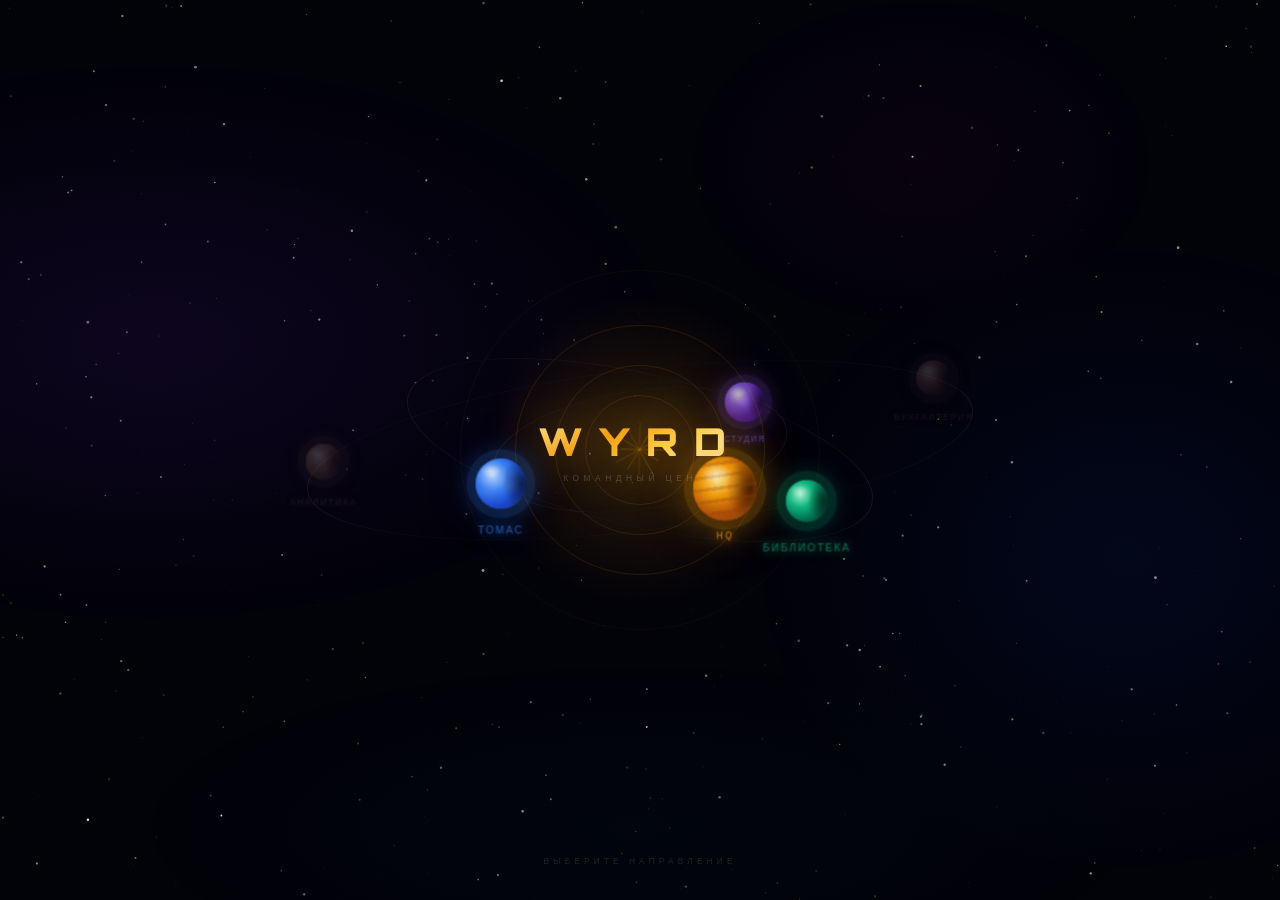
<file: app/static/index.html>
<!DOCTYPE html>
<html lang="ru">
<head>
<meta charset="UTF-8">
<meta name="viewport" content="width=device-width, initial-scale=1.0">
<title>WYRD</title>
<link href="https://fonts.googleapis.com/css2?family=Orbitron:wght@400;700;900&family=Space+Grotesk:wght@300;400;500&display=swap" rel="stylesheet">
<style>
*,*::before,*::after{box-sizing:border-box;margin:0;padding:0}
body{background:#020209;overflow:hidden;height:100vh;width:100vw;font-family:'Space Grotesk',sans-serif}

/* ── КАНВАС ── */
#cv{position:fixed;inset:0;z-index:0;pointer-events:none}

/* ── НЕБУЛА ── */
.neb{position:fixed;inset:0;z-index:1;pointer-events:none;
  background:
    radial-gradient(ellipse 65% 50% at 12% 38%, rgba(76,29,149,.16) 0,transparent 62%),
    radial-gradient(ellipse 50% 60% at 88% 62%, rgba(15,50,160,.12) 0,transparent 58%),
    radial-gradient(ellipse 75% 35% at 50% 92%, rgba(4,55,44,.09) 0,transparent 52%),
    radial-gradient(ellipse 38% 38% at 72% 18%, rgba(110,18,70,.08) 0,transparent 48%)}

/* ── СЦЕНА ── */
.scene{position:relative;z-index:2;display:flex;align-items:center;justify-content:center;height:100vh;width:100vw}
#solar{position:relative;width:800px;height:800px}

/* ── ОВЕРЛЕЙ ПЕРЕХОДА ── */
#ov{position:fixed;inset:0;z-index:200;opacity:0;pointer-events:none;transition:opacity .55s ease;
  background:radial-gradient(circle at 50% 50%, #f59e0b 0%, #020209 70%)}
#ov.on{opacity:1;pointer-events:all}

/* ── ЦЕНТР — СОЛНЦЕ ── */
.sun{position:absolute;top:50%;left:50%;transform:translate(-50%,-50%);z-index:50;text-align:center;pointer-events:none;user-select:none}
.flares{position:absolute;top:50%;left:50%;transform:translate(-50%,-50%);width:1px;height:1px;z-index:45;pointer-events:none}
.flare{position:absolute;transform-origin:0 0;width:1px;border-radius:2px;
  background:linear-gradient(to top, rgba(245,158,11,.0), rgba(245,158,11,.4));
  animation:flare-anim 3s ease-in-out infinite}
@keyframes flare-anim{0%,100%{opacity:.3;height:40px}50%{opacity:.7;height:65px}}

.corona-rings{position:absolute;top:50%;left:50%;transform:translate(-50%,-50%);z-index:44;pointer-events:none}
.cr{position:absolute;border-radius:50%;top:50%;left:50%;transform:translate(-50%,-50%);border:1px solid rgba(245,158,11,.12)}
.cr1{width:110px;height:110px;animation:cr-pulse 2.8s ease-in-out infinite}
.cr2{width:170px;height:170px;animation:cr-pulse 2.8s ease-in-out infinite .7s}
.cr3{width:250px;height:250px;animation:cr-pulse 2.8s ease-in-out infinite 1.4s}
.cr4{width:360px;height:360px;border-color:rgba(245,158,11,.05);animation:cr-pulse 2.8s ease-in-out infinite 2s}
@keyframes cr-pulse{0%,100%{opacity:.5;transform:translate(-50%,-50%) scale(1)}50%{opacity:1;transform:translate(-50%,-50%) scale(1.06)}}

.sun-core{position:relative;z-index:1}
.sun-glow-bg{position:absolute;top:50%;left:50%;transform:translate(-50%,-50%);
  width:320px;height:320px;border-radius:50%;pointer-events:none;z-index:43;
  background:radial-gradient(circle, rgba(245,158,11,.2) 0%, rgba(245,158,11,.07) 40%, transparent 70%);
  animation:sg 3s ease-in-out infinite}
@keyframes sg{0%,100%{transform:translate(-50%,-50%) scale(1)}50%{transform:translate(-50%,-50%) scale(1.12)}}

.wt{font-family:'Orbitron',monospace;font-size:2.4rem;font-weight:900;letter-spacing:.42em;
  background:linear-gradient(150deg,#fde68a 0%,#f59e0b 35%,#fcd34d 65%,#fffbeb 100%);
  -webkit-background-clip:text;-webkit-text-fill-color:transparent;background-clip:text;
  filter:drop-shadow(0 0 28px rgba(245,158,11,.75));
  animation:wt-glow 3.5s ease-in-out infinite}
@keyframes wt-glow{0%,100%{filter:drop-shadow(0 0 22px rgba(245,158,11,.55))}50%{filter:drop-shadow(0 0 45px rgba(245,158,11,.95)) drop-shadow(0 0 90px rgba(245,158,11,.3))}}
.ws{font-size:.52rem;letter-spacing:.55em;color:rgba(255,255,255,.2);margin-top:8px;font-weight:300}

/* ── ПЛАНЕТЫ ── */
.pw{position:absolute;top:50%;left:50%;width:0;height:0}
.pd{position:absolute;border-radius:50%;transform:translate(-50%,-50%);cursor:pointer;
  transition:transform .22s cubic-bezier(.34,1.56,.64,1),filter .22s ease;
  overflow:visible}
.pd.act:hover{transform:translate(-50%,-50%) scale(1.4)!important}
.pd.act:hover .pring{opacity:1!important}
.pd.dead{cursor:default;opacity:.22!important;filter:grayscale(.7)!important}
.pd.dead:hover{transform:translate(-50%,-50%) scale(1)!important}

/* Кольцо-пульс */
.pring{position:absolute;border-radius:50%;top:50%;left:50%;transform:translate(-50%,-50%);
  pointer-events:none;border:1.5px solid var(--pc);opacity:0;
  animation:pr-pulse 2.2s ease-out infinite}
@keyframes pr-pulse{0%{opacity:.7;transform:translate(-50%,-50%) scale(1)}100%{opacity:0;transform:translate(-50%,-50%) scale(2.5)}}

/* Атмосфера */
.patm{position:absolute;border-radius:50%;top:50%;left:50%;transform:translate(-50%,-50%);
  pointer-events:none}

/* Кольца Сатурна */
.srings{position:absolute;top:50%;left:50%;transform:translate(-50%,-50%);pointer-events:none;z-index:0}
.sring{position:absolute;border-radius:50%;top:50%;left:50%;transform:translate(-50%,-50%)}

/* Имя планеты */
.pname{position:absolute;top:calc(50% + 36px);left:50%;transform:translateX(-50%);
  white-space:nowrap;font-size:.58rem;font-weight:500;letter-spacing:.18em;
  color:rgba(255,255,255,.45);pointer-events:none;text-shadow:0 0 12px var(--pc)}
.pd.dead .pname{color:rgba(255,255,255,.15)}

/* Карточка при наведении */
.pcard{position:absolute;bottom:calc(50% + 42px);left:50%;transform:translateX(-50%) translateY(8px);
  width:175px;
  background:rgba(6,6,20,.88);border:1px solid rgba(255,255,255,.1);border-radius:14px;
  padding:14px 16px;backdrop-filter:blur(20px);
  pointer-events:none;opacity:0;
  transition:opacity .2s ease,transform .2s ease;z-index:100}
.pd.act:hover .pcard{opacity:1;transform:translateX(-50%) translateY(0)}
.pc-name{font-family:'Orbitron',monospace;font-size:.72rem;font-weight:700;letter-spacing:.18em;margin-bottom:3px}
.pc-sub{font-size:.58rem;opacity:.45;letter-spacing:.1em;margin-bottom:8px}
.pc-desc{font-size:.57rem;color:rgba(255,255,255,.3);margin-bottom:10px;line-height:1.5}
.pc-status{font-size:.58rem;display:flex;align-items:center;gap:6px;margin-bottom:10px}
.pc-dot{width:5px;height:5px;border-radius:50%}
.pc-enter{font-size:.6rem;letter-spacing:.2em;text-align:right}
.pc-soon{font-size:.55rem;letter-spacing:.2em;opacity:.3;text-align:center}

/* ── ПОДСКАЗКА ── */
.hint{position:fixed;bottom:34px;left:50%;transform:translateX(-50%);z-index:10;
  font-size:.52rem;letter-spacing:.5em;color:rgba(255,255,255,.12);
  animation:hi 4s ease-in-out infinite}
@keyframes hi{0%,100%{opacity:.4}50%{opacity:1}}
</style>
</head>
<body>
<canvas id="cv"></canvas>
<div class="neb"></div>
<div id="ov"></div>

<div class="scene">
<div id="solar">
  <!-- Фоновое сияние солнца -->
  <div class="sun-glow-bg"></div>
  <!-- Короны -->
  <div class="corona-rings"><div class="cr cr1"></div><div class="cr cr2"></div><div class="cr cr3"></div><div class="cr cr4"></div></div>
  <!-- Солнечные вспышки -->
  <div class="flares" id="flares"></div>
  <!-- Центральный текст -->
  <div class="sun"><div class="sun-core"><div class="wt">WYRD</div><div class="ws">КОМАНДНЫЙ ЦЕНТР</div></div></div>
</div>
</div>

<div class="hint">ВЫБЕРИТЕ НАПРАВЛЕНИЕ</div>

<script>
/* ── ДАННЫЕ ── */
const OP = [
  {r:148, sy:.40, rot:-8},
  {r:238, sy:.32, rot:13},
  {r:335, sy:.24, rot:-7},
];

const P = [
  {
    id:'hq', name:'HQ', sub:'Штаб управления',
    desc:'PostgreSQL · Redis · Qdrant · FastAPI',
    size:58, oi:0, spd:26, a0:40, url:'/hq', act:true,
    col:'#f59e0b',
    bg:`radial-gradient(ellipse 24% 16% at 36% 27%, rgba(255,255,255,.48) 0,transparent 100%),
        repeating-linear-gradient(172deg,transparent 0,transparent 8px,rgba(146,64,14,.28) 8px,rgba(146,64,14,.28) 11px),
        radial-gradient(ellipse 20% 60% at 65% 40%, rgba(253,186,116,.15) 0,transparent 60%),
        radial-gradient(ellipse 68% 100% at 88% 50%, rgba(0,0,0,.58) 0,transparent 52%),
        radial-gradient(circle at 38% 36%, #fde68a 0%,#f59e0b 28%,#b45309 60%,#78350f 100%)`,
    rings:false,
  },
  {
    id:'thomas', name:'ТОМАС', sub:'Страж мира',
    desc:'Telegram · Веб-чат · Семант. память',
    size:46, oi:1, spd:44, a0:112, url:'/thomas', act:true,
    col:'#3b82f6',
    bg:`radial-gradient(ellipse 20% 13% at 31% 25%, rgba(255,255,255,.52) 0,transparent 100%),
        radial-gradient(ellipse 42% 22% at 58% 52%, rgba(255,255,255,.07) 0,transparent 100%),
        radial-gradient(ellipse 30% 16% at 22% 68%, rgba(255,255,255,.05) 0,transparent 100%),
        radial-gradient(ellipse 15% 10% at 74% 30%, rgba(255,255,255,.04) 0,transparent 100%),
        radial-gradient(ellipse 72% 100% at 90% 50%, rgba(0,0,0,.62) 0,transparent 52%),
        radial-gradient(circle at 33% 33%, #bfdbfe 0%,#3b82f6 32%,#1d4ed8 62%,#172554 100%)`,
    rings:false,
  },
  {
    id:'studio', name:'СТУДИЯ', sub:'Контент-машина',
    desc:'Боря · Видео · Пайплайны · kie.ai',
    size:46, oi:1, spd:44, a0:282, url:'/studio', act:true,
    col:'#8b5cf6',
    bg:`radial-gradient(ellipse 22% 14% at 34% 26%, rgba(255,255,255,.44) 0,transparent 100%),
        radial-gradient(ellipse 60% 60% at 50% 50%, rgba(91,33,182,.2) 0,transparent 70%),
        radial-gradient(ellipse 68% 100% at 90% 50%, rgba(0,0,0,.6) 0,transparent 52%),
        radial-gradient(circle at 34% 34%, #ede9fe 0%,#8b5cf6 28%,#5b21b6 58%,#2e1065 100%)`,
    rings:true,
  },
  {
    id:'library', name:'БИБЛИОТЕКА', sub:'Знания мира',
    desc:'RAG · Векторная база · Справочник',
    size:38, oi:2, spd:70, a0:55, url:'http://at23vp1rnqm4koa2ufqvlm0d.147.45.212.155.sslip.io/static/library.html', act:true,
    col:'#10b981',
    bg:`radial-gradient(ellipse 22% 14% at 33% 27%, rgba(255,255,255,.38) 0,transparent 100%),
        radial-gradient(ellipse 68% 100% at 88% 50%, rgba(0,0,0,.62) 0,transparent 52%),
        radial-gradient(circle at 35% 35%, #a7f3d0 0%,#10b981 32%,#047857 62%,#022c22 100%)`,
    rings:false,
  },
  {
    id:'analytics', name:'АНАЛИТИКА', sub:'Данные и паттерны',
    desc:'Метрики · Отчёты · Паттерны',
    size:38, oi:2, spd:70, a0:193, url:null, act:false,
    col:'#f97316',
    bg:`radial-gradient(ellipse 22% 14% at 33% 27%, rgba(255,255,255,.35) 0,transparent 100%),
        radial-gradient(ellipse 68% 100% at 88% 50%, rgba(0,0,0,.62) 0,transparent 52%),
        radial-gradient(circle at 35% 35%, #fed7aa 0%,#f97316 32%,#c2410c 62%,#431407 100%)`,
    rings:false,
  },
  {
    id:'finance', name:'БУХГАЛТЕРИЯ', sub:'Финансы',
    desc:'Расходы · Доходы · Бюджеты',
    size:38, oi:2, spd:70, a0:327, url:null, act:false,
    col:'#ef4444',
    bg:`radial-gradient(ellipse 22% 14% at 33% 27%, rgba(255,255,255,.3) 0,transparent 100%),
        radial-gradient(ellipse 68% 100% at 88% 50%, rgba(0,0,0,.65) 0,transparent 52%),
        radial-gradient(circle at 35% 35%, #fca5a5 0%,#ef4444 32%,#991b1b 62%,#3b0000 100%)`,
    rings:false,
  },
];

/* ── CANVAS — ЗВЁЗДЫ + ОРБИТЫ ── */
const cv = document.getElementById('cv');
const ctx2 = cv.getContext('2d');
let stars = [], W, H, CX, CY;

function resize() {
  W = cv.width  = innerWidth;
  H = cv.height = innerHeight;
  CX = W/2; CY = H/2;
  buildStars();
}

function buildStars() {
  stars = [];
  const n = Math.floor(W * H / 2400);
  for (let i = 0; i < n; i++) {
    const bright = Math.random() > 0.93;
    stars.push({
      x: Math.random()*W, y: Math.random()*H,
      r: bright ? Math.random()*.9+.6 : Math.random()*1.1+.15,
      a: bright ? Math.random()*.6+.3 : Math.random()*.5+.08,
      twinkle: Math.random() > .78,
      ph: Math.random()*Math.PI*2,
      sp: Math.random()*.6+.25,
    });
  }
}

function drawFrame(t) {
  ctx2.clearRect(0, 0, W, H);

  /* Звёзды */
  stars.forEach(s => {
    const a = s.twinkle ? s.a*(0.5+0.5*Math.sin(t*s.sp+s.ph)) : s.a;
    ctx2.beginPath();
    ctx2.arc(s.x, s.y, s.r, 0, Math.PI*2);
    ctx2.fillStyle = `rgba(255,255,255,${a})`;
    ctx2.fill();
  });

  /* Орбиты — наклонные эллипсы */
  const offsetX = (innerWidth - 800) / 2;
  const offsetY = (innerHeight - 800) / 2;
  const scx = offsetX + 400;
  const scy = offsetY + 400;

  OP.forEach(op => {
    ctx2.save();
    ctx2.translate(scx, scy);
    ctx2.rotate(op.rot * Math.PI / 180);
    ctx2.scale(1, op.sy);
    ctx2.beginPath();
    ctx2.arc(0, 0, op.r, 0, Math.PI*2);
    ctx2.strokeStyle = 'rgba(255,255,255,.065)';
    ctx2.lineWidth = 1;
    ctx2.stroke();
    ctx2.restore();
  });

  requestAnimationFrame(drawFrame);
}

window.addEventListener('resize', resize);
resize();
requestAnimationFrame(drawFrame);

/* ── ВСПЫШКИ СОЛНЦА ── */
const flc = document.getElementById('flares');
for (let i = 0; i < 12; i++) {
  const f = document.createElement('div');
  f.className = 'flare';
  const ang = i * 30;
  const h   = 35 + Math.random()*30;
  f.style.cssText = `
    transform: rotate(${ang}deg) translateY(-${h/2}px);
    height: ${h}px;
    animation-delay: ${Math.random()*3}s;
    animation-duration: ${2.5+Math.random()*2}s;
    opacity: ${.2+Math.random()*.4};
  `;
  flc.appendChild(f);
}

/* ── СТРОИМ ПЛАНЕТЫ ── */
const solar = document.getElementById('solar');
const ov    = document.getElementById('ov');

P.forEach(p => {
  const wrap = document.createElement('div');
  wrap.className = 'pw';
  wrap.style.cssText = `--pc:${p.col}`;

  /* Кольца Сатурна (за планетой) */
  if (p.rings) {
    const sb = document.createElement('div');
    sb.className = 'srings';
    const rs = [
      {w:200,h:14,op:.18,blur:2},
      {w:175,h:10,op:.28,blur:1},
      {w:152,h:7, op:.22,blur:1},
    ];
    rs.forEach(r => {
      const ring = document.createElement('div');
      ring.className = 'sring';
      ring.style.cssText = `
        width:${r.w}%;height:${r.h}px;
        border:${r.h/2}px solid ${p.col};
        opacity:${r.op};
        filter:blur(${r.blur}px);
        margin-left:-${r.w/2}%;
      `;
      sb.appendChild(ring);
    });
    wrap.appendChild(sb);
  }

  /* Тело планеты */
  const dot = document.createElement('div');
  dot.className = 'pd' + (p.act ? ' act' : ' dead');
  dot.style.cssText = `
    width:${p.size}px;height:${p.size}px;
    background:${p.bg};
    box-shadow:
      0 0 ${p.size*.6}px ${p.col}88,
      0 0 ${p.size*1.5}px ${p.col}33,
      0 0 ${p.size*3}px ${p.col}11;
  `;

  /* Атмосфера */
  const atm = document.createElement('div');
  atm.className = 'patm';
  atm.style.cssText = `
    width:${p.size+16}px;height:${p.size+16}px;
    background:radial-gradient(circle, transparent 45%, ${p.col}22 70%, transparent 85%);
  `;
  dot.appendChild(atm);

  /* Кольцо-пульс */
  const pr = document.createElement('div');
  pr.className = 'pring';
  pr.style.cssText = `width:${p.size}px;height:${p.size}px;`;
  dot.appendChild(pr);

  /* Имя */
  const nm = document.createElement('div');
  nm.className = 'pname';
  nm.style.color = p.col + 'aa';
  nm.textContent = p.name;
  dot.appendChild(nm);

  /* Карточка */
  const card = document.createElement('div');
  card.className = 'pcard';
  card.style.borderColor = p.col + '44';
  card.innerHTML = `
    <div class="pc-name" style="color:${p.col}">${p.name}</div>
    <div class="pc-sub">${p.sub}</div>
    <div class="pc-desc">${p.desc}</div>
    <div class="pc-status">
      <span class="pc-dot" style="background:${p.act?'#10b981':'#333'};box-shadow:${p.act?'0 0 5px #10b981':'none'}"></span>
      <span style="color:${p.act?'#10b981':'#444'}">${p.act?'АКТИВНА':'СТРОИТСЯ'}</span>
    </div>
    ${p.act
      ? `<div class="pc-enter" style="color:${p.col}">ВОЙТИ →</div>`
      : `<div class="pc-soon">СКОРО</div>`}
  `;
  dot.appendChild(card);

  if (p.act && p.url) {
    dot.addEventListener('click', () => {
      ov.style.background = `radial-gradient(circle at 50% 50%, ${p.col} 0%, #020209 70%)`;
      ov.classList.add('on');
      setTimeout(() => { location.href = p.url; }, 520);
    });
  }

  wrap.appendChild(dot);
  solar.appendChild(wrap);
  p.el = wrap;
  p.dot = dot;
});

/* ── АНИМАЦИЯ ОРБИТ ── */
const t0 = performance.now();
const DEG = Math.PI/180;

(function frame(now) {
  const el = (now - t0) * 0.001;

  /* Смещение сцены относительно окна */
  const offsetX = (innerWidth  - 800) / 2;
  const offsetY = (innerHeight - 800) / 2;
  const CX2 = -offsetX + 400;  /* from solar div's own center */
  const CY2 = -offsetY + 400;
  /* Проще: оффсеты уже учтены тем, что solar центрирован в .scene */
  /* Просто считаем от 0,0 (center = 0,0) */

  P.forEach(p => {
    if (!p.el) return;
    const op = OP[p.oi];
    const theta = p.a0*DEG + el*(Math.PI*2/p.spd);
    const rotRad = op.rot * DEG;

    /* Позиция на наклонном эллипсе */
    const ex = op.r * Math.cos(theta);
    const ey = op.r * op.sy * Math.sin(theta);

    /* Поворот эллипса */
    const x = ex*Math.cos(rotRad) - ey*Math.sin(rotRad);
    const y = ex*Math.sin(rotRad) + ey*Math.cos(rotRad);

    /* Глубина: -1 за экватором, +1 спереди */
    const depth = Math.sin(theta);

    /* Размер и прозрачность по глубине */
    const sc = 1 + 0.13*depth;
    const zi = Math.round(50 + 40*depth);
    const op2 = p.act ? (0.88 + 0.12*depth) : 0.22;

    p.el.style.transform = `translate(${x}px,${y}px)`;
    p.dot.style.transform = `translate(-50%,-50%) scale(${sc})`;
    p.el.style.zIndex = zi;
    p.dot.style.opacity = op2;
  });

  requestAnimationFrame(frame);
})(t0);
</script>
</body>
</html>
</file>
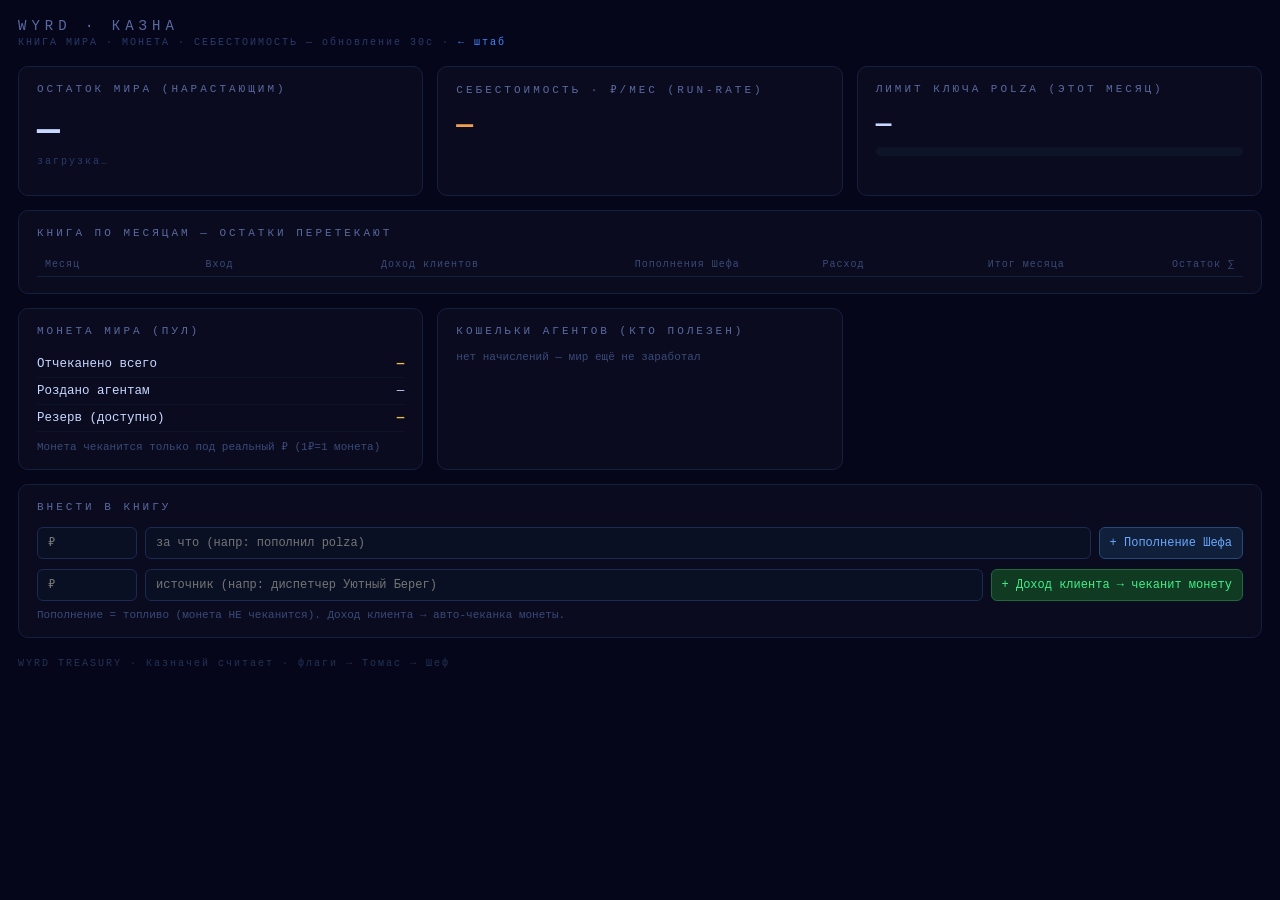
<file: app/static/kazna.html>
<!DOCTYPE html>
<html lang="ru">
<head>
<meta charset="utf-8">
<meta name="viewport" content="width=device-width, initial-scale=1">
<title>WYRD · КАЗНА</title>
<style>
* { margin:0; padding:0; box-sizing:border-box; }
body { background:#06061a; color:#c8d8ff; font-family:'Courier New',monospace; padding:18px; }
a { color:#4488ff; text-decoration:none; }
h1 { font-size:14px; letter-spacing:5px; color:#5a6aa0; font-weight:normal; }
.sub { font-size:10px; letter-spacing:2px; color:#2a3a6a; margin-top:3px; }
.grid { display:grid; grid-template-columns:repeat(auto-fit,minmax(330px,1fr)); gap:14px; margin-top:18px; }
.card { background:rgba(12,14,34,.7); border:1px solid #15203f; border-radius:10px; padding:16px 18px; }
.card h2 { font-size:11px; letter-spacing:3px; color:#5a6aa0; font-weight:normal; margin-bottom:14px; text-transform:uppercase; }
.big { font-size:38px; font-weight:bold; letter-spacing:1px; }
.big.red { color:#f0556a; } .big.green { color:#40f088; }
.tag { font-size:10px; letter-spacing:2px; color:#2a3a6a; margin-top:4px; }
table { width:100%; border-collapse:collapse; font-size:12px; }
th { text-align:right; color:#3a4a78; font-weight:normal; padding:6px 8px; border-bottom:1px solid #15203f; font-size:10px; letter-spacing:1px; }
th:first-child, td:first-child { text-align:left; }
td { text-align:right; padding:7px 8px; border-bottom:1px solid #0d1428; }
tr:last-child td { border-bottom:none; }
.neg { color:#f0556a; } .pos { color:#40f088; } .dim { color:#445577; }
.row { display:flex; justify-content:space-between; align-items:center; padding:6px 0; font-size:12.5px; border-bottom:1px solid #0d1428; }
.row:last-child { border-bottom:none; }
.bar { height:9px; background:#0d1428; border-radius:5px; overflow:hidden; margin-top:8px; }
.bar > div { height:100%; border-radius:5px; transition:width .5s; }
.cogs-seg { display:flex; height:20px; border-radius:5px; overflow:hidden; margin:10px 0 6px; }
.cogs-seg > div { height:100%; }
.legend { display:flex; flex-wrap:wrap; gap:10px 16px; font-size:11px; margin-top:8px; }
.legend span { display:inline-flex; align-items:center; gap:5px; color:#8a9ac8; }
.dot { width:9px; height:9px; border-radius:2px; display:inline-block; }
.wallet { display:flex; justify-content:space-between; font-size:12px; padding:5px 0; border-bottom:1px solid #0d1428; }
.coins { color:#f0c040; font-weight:bold; }
form { display:flex; gap:8px; margin-top:10px; flex-wrap:wrap; }
input, button { font-family:inherit; font-size:12px; border-radius:6px; border:1px solid #1c2950; background:#0a1024; color:#c8d8ff; padding:8px 10px; }
input { width:100px; } input.wide { flex:1; min-width:120px; }
button { cursor:pointer; background:#0f1832; border-color:#234; color:#9ab; }
button.go { background:#103a22; border-color:#1d6b3d; color:#40f088; }
button.fund { background:#101f3a; border-color:#234a7b; color:#6aa8ff; }
.muted { color:#3a4a78; font-size:11px; }
.foot { margin-top:20px; font-size:10px; color:#223355; letter-spacing:2px; }
</style>
</head>
<body>
<h1>WYRD · КАЗНА</h1>
<div class="sub">КНИГА МИРА · МОНЕТА · СЕБЕСТОИМОСТЬ — обновление 30с · <a href="/hq">← штаб</a></div>

<div class="grid">

  <!-- Текущий остаток -->
  <div class="card">
    <h2>Остаток мира (нарастающим)</h2>
    <div id="balance" class="big">—</div>
    <div id="balance-tag" class="tag">загрузка…</div>
  </div>

  <!-- Run-rate себестоимость -->
  <div class="card">
    <h2>Себестоимость · ₽/мес (run-rate)</h2>
    <div id="cogs-total" class="big" style="font-size:28px;color:#f0a050">—</div>
    <div class="cogs-seg" id="cogs-seg"></div>
    <div class="legend" id="cogs-legend"></div>
  </div>

  <!-- Лимит ключа -->
  <div class="card">
    <h2>Лимит ключа polza (этот месяц)</h2>
    <div id="limit-num" class="big" style="font-size:26px">—</div>
    <div class="bar"><div id="limit-bar" style="width:0;background:#40f088"></div></div>
    <div id="limit-tag" class="tag"></div>
  </div>

  <!-- Книга по месяцам -->
  <div class="card" style="grid-column:1/-1">
    <h2>Книга по месяцам — остатки перетекают</h2>
    <table id="monthly">
      <thead><tr>
        <th>Месяц</th><th>Вход</th><th>Доход клиентов</th><th>Пополнения Шефа</th>
        <th>Расход</th><th>Итог месяца</th><th>Остаток ∑</th>
      </tr></thead>
      <tbody></tbody>
    </table>
  </div>

  <!-- Монета: пул -->
  <div class="card">
    <h2>Монета мира (пул)</h2>
    <div class="row"><span>Отчеканено всего</span><span id="pool-minted" class="coins">—</span></div>
    <div class="row"><span>Роздано агентам</span><span id="pool-dist">—</span></div>
    <div class="row"><span>Резерв (доступно)</span><span id="pool-avail" class="coins">—</span></div>
    <div class="muted" style="margin-top:8px">Монета чеканится только под реальный ₽ (1₽=1 монета)</div>
  </div>

  <!-- Кошельки -->
  <div class="card">
    <h2>Кошельки агентов (кто полезен)</h2>
    <div id="wallets"><div class="muted">нет начислений — мир ещё не заработал</div></div>
  </div>

  <!-- Внести деньги -->
  <div class="card" style="grid-column:1/-1">
    <h2>Внести в книгу</h2>
    <form id="form-fund">
      <input type="number" id="fund-amt" placeholder="₽" step="1">
      <input type="text" id="fund-note" class="wide" placeholder="за что (напр: пополнил polza)">
      <button type="submit" class="fund">+ Пополнение Шефа</button>
    </form>
    <form id="form-rev">
      <input type="number" id="rev-amt" placeholder="₽" step="1">
      <input type="text" id="rev-note" class="wide" placeholder="источник (напр: диспетчер Уютный Берег)">
      <button type="submit" class="go">+ Доход клиента → чеканит монету</button>
    </form>
    <div class="muted" style="margin-top:8px">Пополнение = топливо (монета НЕ чеканится). Доход клиента → авто-чеканка монеты.</div>
  </div>

</div>

<div class="foot">WYRD TREASURY · Казначей считает · флаги → Томас → Шеф</div>

<script>
const f = n => (n==null?'—':Number(n).toLocaleString('ru-RU',{maximumFractionDigits:0})+' ₽');
const COGS_COLORS = {llm:'#9060f0', серверы:'#4488ff', подписка:'#f0a050'};

async function j(u, opt) { const r = await fetch(u, opt); return r.json(); }

async function load() {
  try {
    const [mon, books, lim, pool, wal] = await Promise.all([
      j('/treasury/monthly'), j('/treasury/books'), j('/treasury/limits'),
      j('/treasury/pool'), j('/treasury/wallets'),
    ]);

    // Остаток
    const bal = mon.текущий_остаток_₽ ?? 0;
    const be = document.getElementById('balance');
    be.textContent = f(bal);
    be.className = 'big ' + (bal>=0?'green':'red');
    document.getElementById('balance-tag').textContent =
      bal>=0 ? 'мир в плюсе' : 'мир потребляет — Шеф кормит, ждём первый ₽';

    // COGS run-rate
    const d = books.детализация_выхода || {};
    document.getElementById('cogs-total').textContent = f(books.выход_₽) + '/мес';
    const segs = [
      ['llm', d.llm_всего, '#9060f0'],
      ['серверы', d.серверы, '#4488ff'],
      ['подписка', d.подписка_claude_code, '#f0a050'],
    ];
    const tot = segs.reduce((s,x)=>s+(x[1]||0),0) || 1;
    document.getElementById('cogs-seg').innerHTML = segs.map(x=>
      `<div style="width:${(x[1]||0)/tot*100}%;background:${x[2]}"></div>`).join('');
    document.getElementById('cogs-legend').innerHTML = segs.map(x=>
      `<span><i class="dot" style="background:${x[2]}"></i>${x[0]} ${f(x[1])}</span>`).join('');

    // Лимит
    document.getElementById('limit-num').textContent = `${f(lim.потрачено_в_месяце_₽)} / ${f(lim.потолок_₽)}`;
    const lb = document.getElementById('limit-bar');
    lb.style.width = Math.min(100, lim.процент) + '%';
    lb.style.background = lim.процент>=100?'#f0556a':lim.процент>=80?'#f0a050':'#40f088';
    document.getElementById('limit-tag').textContent = `${lim.зона} · ${lim.процент}% · осталось ${f(lim.осталось_₽)}`;

    // Книга по месяцам
    const tb = document.querySelector('#monthly tbody');
    tb.innerHTML = (mon.месяцы||[]).map(m=>{
      const net = m.итог_месяца_₽, ost = m.остаток_нарастающим_₽;
      return `<tr>
        <td>${m.месяц}</td>
        <td>${f(m.вход_₽)}</td>
        <td class="${m.из_них_доход_клиентов>0?'pos':'dim'}">${f(m.из_них_доход_клиентов)}</td>
        <td class="dim">${f(m.из_них_пополнения_шефа)}</td>
        <td class="neg">${f(m.расход_₽)}</td>
        <td class="${net>=0?'pos':'neg'}">${f(net)}</td>
        <td class="${ost>=0?'pos':'neg'}">${f(ost)}</td>
      </tr>`;
    }).join('') || '<tr><td colspan="7" class="muted">книга пуста</td></tr>';

    // Пул
    document.getElementById('pool-minted').textContent = (pool.отчеканено_всего??0)+' ⊚';
    document.getElementById('pool-dist').textContent = (pool.роздано_агентам??0)+' ⊚';
    document.getElementById('pool-avail').textContent = (pool.доступно_в_резерве??0)+' ⊚';

    // Кошельки
    const ws = wal.кошельки || [];
    document.getElementById('wallets').innerHTML = ws.length ? ws.map(w=>
      `<div class="wallet"><span>${w.агент}</span><span class="coins">${w.баланс} ⊚</span></div>`
    ).join('') : '<div class="muted">нет начислений — мир ещё не заработал</div>';

  } catch(e) { console.error(e); }
}

async function send(direction, category, amtId, noteId) {
  const amt = parseFloat(document.getElementById(amtId).value);
  if (!amt || amt<=0) return alert('Введи сумму');
  await j('/treasury/ledger', {method:'POST', headers:{'Content-Type':'application/json'},
    body: JSON.stringify({direction, category, amount_rub:amt, note:document.getElementById(noteId).value||null})});
  document.getElementById(amtId).value=''; document.getElementById(noteId).value='';
  load();
}
document.getElementById('form-fund').onsubmit = e=>{e.preventDefault();send('in','funding','fund-amt','fund-note');};
document.getElementById('form-rev').onsubmit = e=>{e.preventDefault();send('in','revenue','rev-amt','rev-note');};

load();
setInterval(load, 30000);
</script>
</body>
</html>
</file>
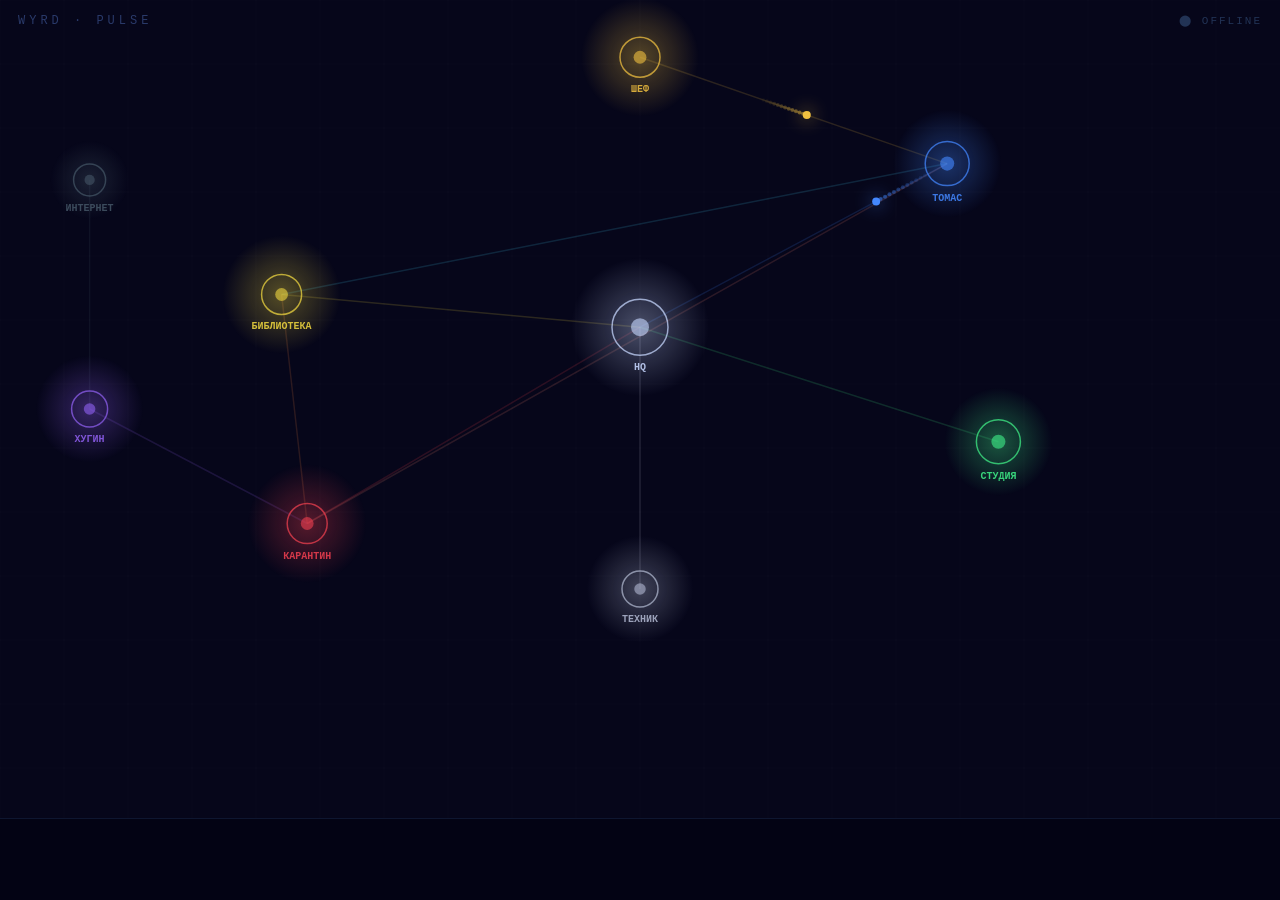
<file: app/static/pulse.html>
<!DOCTYPE html>
<html lang="ru">
<head>
<meta charset="utf-8">
<title>WYRD · PULSE</title>
<style>
* { margin:0; padding:0; box-sizing:border-box; }
body { background:#06061a; font-family:'Courier New',monospace; overflow:hidden; }
canvas { display:block; }
#hd {
  position:fixed; top:14px; left:18px;
  font-size:12px; letter-spacing:4px; color:#2a3a6a;
}
#ws {
  position:fixed; top:14px; right:18px;
  font-size:11px; letter-spacing:2px; color:#223355;
  transition: color .4s;
}
#ws.live { color:#40f088; }
#log {
  position:fixed; bottom:0; left:0; right:0; height:82px;
  background:rgba(4,4,20,.88); border-top:1px solid #0e1630;
  padding:6px 16px; overflow:hidden;
  display:flex; flex-direction:column-reverse; gap:2px;
}
.le { font-size:10.5px; line-height:1.5; white-space:nowrap; }
</style>
</head>
<body>
<div id="hd">WYRD · PULSE</div>
<div id="ws">⬤ OFFLINE</div>
<canvas id="c"></canvas>
<div id="log"></div>
<script>
const cv = document.getElementById('c');
const cx = cv.getContext('2d');
const LOG = document.getElementById('log');
const WS_EL = document.getElementById('ws');

const LOG_H = 82;
function resize() { cv.width = innerWidth; cv.height = innerHeight - LOG_H; }
resize();
addEventListener('resize', resize);
const W = () => cv.width, H = () => cv.height;

// ── Nodes ────────────────────────────────────────────────────────────────
const N = {
  chef:    { l:'ШЕФ',        px:.50, py:.07, c:'#f0c040', r:20 },
  thomas:  { l:'ТОМАС',      px:.74, py:.20, c:'#4488ff', r:22 },
  hq:      { l:'HQ',         px:.50, py:.40, c:'#c8d8ff', r:28 },
  lib:     { l:'БИБЛИОТЕКА', px:.22, py:.36, c:'#f0d840', r:20 },
  studio:  { l:'СТУДИЯ',     px:.78, py:.54, c:'#40f088', r:22 },
  quaran:  { l:'КАРАНТИН',   px:.24, py:.64, c:'#f04050', r:20 },
  technik: { l:'ТЕХНИК',     px:.50, py:.72, c:'#b0b8d0', r:18 },
  huginn:  { l:'ХУГИН',      px:.07, py:.50, c:'#9060f0', r:18 },
  inet:    { l:'ИНТЕРНЕТ',   px:.07, py:.22, c:'#445566', r:16 },
};

// ── Threads (from, to, color) ─────────────────────────────────────────────
const T = [
  { id:'chef_thomas',   f:'chef',   t:'thomas',  c:'#f0c040' },
  { id:'thomas_hq',     f:'thomas', t:'hq',      c:'#4488ff' },
  { id:'hq_lib',        f:'hq',     t:'lib',     c:'#f0d840' },
  { id:'hq_studio',     f:'hq',     t:'studio',  c:'#40f088' },
  { id:'hq_technik',    f:'hq',     t:'technik', c:'#b0b8d0' },
  { id:'hq_quaran',     f:'hq',     t:'quaran',  c:'#f04050' },
  { id:'thomas_lib',    f:'thomas', t:'lib',     c:'#40c8f0' },
  { id:'thomas_quaran', f:'thomas', t:'quaran',  c:'#f08070' },
  { id:'lib_quaran',    f:'lib',    t:'quaran',  c:'#f08040' },
  { id:'quaran_huginn', f:'quaran', t:'huginn',  c:'#9060f0' },
  { id:'huginn_inet',   f:'huginn', t:'inet',    c:'#445566' },
];
const TH = {};
T.forEach(th => TH[th.id] = th);

// ── Route events to threads ───────────────────────────────────────────────
function route(ev) {
  const b = (ev.branch || '').toLowerCase();
  const tp = (ev.type || '').toLowerCase();
  if (b === 'thomas') {
    if (tp.includes('risk') || tp.includes('threat')) return ['thomas_quaran','hq_quaran'];
    return ['thomas_hq'];
  }
  if (b.includes('studio')) return ['hq_studio'];
  if (b.includes('library') || b === 'lib') return ['hq_lib'];
  if (b.includes('quarantine') || b === 'quaran') {
    if (tp === 'clean') return ['huginn_inet','quaran_huginn','lib_quaran'];
    if (tp.includes('threat') || tp.includes('jumped')) return ['huginn_inet','quaran_huginn','hq_quaran'];
    return ['hq_quaran'];
  }
  if (b === 'hq' || b.includes('wyrd-hq')) {
    if (tp.includes('tech')) return ['hq_technik'];
    return ['thomas_hq'];
  }
  return ['thomas_hq'];
}

// ── Particle ──────────────────────────────────────────────────────────────
const particles = [];
class Particle {
  constructor(tid, delay = 0) {
    this.th = TH[tid]; if (!this.th) { this.alive = false; return; }
    this.alive = true; this.t = 0; this.delay = delay;
    this.speed = 0.010 + Math.random() * 0.007;
    this.trail = [];
    this.c = this.th.c;
  }
  step() {
    if (this.delay > 0) { this.delay--; return; }
    this.t += this.speed;
    if (this.t >= 1) { this.alive = false; return; }
    const a = N[this.th.f], b = N[this.th.t];
    const x = a.px * W() + (b.px - a.px) * W() * this.t;
    const y = a.py * H() + (b.py - a.py) * H() * this.t;
    this.trail.push([x, y]);
    if (this.trail.length > 14) this.trail.shift();
    this.x = x; this.y = y;
  }
  draw() {
    if (!this.trail.length) return;
    for (let i = 0; i < this.trail.length; i++) {
      const a = (i / this.trail.length) * 0.55;
      const hex = Math.floor(a * 255).toString(16).padStart(2,'0');
      cx.beginPath();
      cx.arc(this.trail[i][0], this.trail[i][1], 2, 0, Math.PI*2);
      cx.fillStyle = this.c + hex;
      cx.fill();
    }
    cx.shadowBlur = 18; cx.shadowColor = this.c;
    cx.beginPath(); cx.arc(this.x, this.y, 4, 0, Math.PI*2);
    cx.fillStyle = this.c; cx.fill();
    cx.shadowBlur = 0;
  }
}

function spawn(tids) {
  tids.forEach((tid, i) => {
    const p = new Particle(tid, i * 18);
    if (p.alive) particles.push(p);
  });
}

// ── Draw helpers ──────────────────────────────────────────────────────────
let phase = 0;

function drawGrid() {
  cx.strokeStyle = '#ffffff05'; cx.lineWidth = 1;
  for (let x = 0; x < W(); x += 64) { cx.beginPath(); cx.moveTo(x,0); cx.lineTo(x,H()); cx.stroke(); }
  for (let y = 0; y < H(); y += 64) { cx.beginPath(); cx.moveTo(0,y); cx.lineTo(W(),y); cx.stroke(); }
}

function drawThread(th) {
  const a = N[th.f], b = N[th.t];
  cx.beginPath();
  cx.moveTo(a.px*W(), a.py*H());
  cx.lineTo(b.px*W(), b.py*H());
  cx.strokeStyle = th.c + '28';
  cx.lineWidth = 1.5; cx.stroke();
}

function drawNode(nd) {
  const x = nd.px*W(), y = nd.py*H();
  const pulse = nd.r * (1 + .12 * Math.sin(phase + nd.r));
  const g = cx.createRadialGradient(x,y,nd.r*.2,x,y,pulse*2.8);
  g.addColorStop(0, nd.c+'50'); g.addColorStop(1, nd.c+'00');
  cx.beginPath(); cx.arc(x,y,pulse*2.8,0,Math.PI*2);
  cx.fillStyle = g; cx.fill();
  cx.beginPath(); cx.arc(x,y,nd.r,0,Math.PI*2);
  cx.strokeStyle = nd.c+'bb'; cx.lineWidth = 1.5; cx.stroke();
  cx.beginPath(); cx.arc(x,y,nd.r*.32,0,Math.PI*2);
  cx.fillStyle = nd.c+'99'; cx.fill();
  cx.font = 'bold 10px "Courier New"';
  cx.textAlign = 'center'; cx.fillStyle = nd.c+'dd';
  cx.fillText(nd.l, x, y + nd.r + 15);
}

// ── Frame ─────────────────────────────────────────────────────────────────
function frame() {
  cx.clearRect(0, 0, W(), H());
  drawGrid();
  T.forEach(drawThread);
  Object.values(N).forEach(drawNode);
  for (let i = particles.length - 1; i >= 0; i--) {
    particles[i].step();
    if (!particles[i].alive) { particles.splice(i, 1); continue; }
    particles[i].draw();
  }
  phase += 0.022;
  requestAnimationFrame(frame);
}
frame();

// ── Log ───────────────────────────────────────────────────────────────────
const COLS = { thomas:'#4488ff', studio:'#40f088', library:'#f0d840', quarantine:'#f04050', hq:'#c8d8ff' };
function addLog(ev) {
  const b = (ev.branch||'?').toLowerCase();
  const c = COLS[b] || '#556688';
  const t = new Date().toLocaleTimeString('ru',{hour12:false});
  const d = document.createElement('div');
  d.className = 'le';
  d.innerHTML = `<span style="color:#1e2d50">[${t}]</span> <span style="color:${c}">${ev.branch||'?'}</span><span style="color:#223355"> · </span><span style="color:#445566">${ev.type||'?'}</span>`;
  LOG.prepend(d);
  while (LOG.children.length > 12) LOG.removeChild(LOG.lastChild);
}

// ── WebSocket ─────────────────────────────────────────────────────────────
let ws;
function connect() {
  const proto = location.protocol === 'https:' ? 'wss:' : 'ws:';
  ws = new WebSocket(`${proto}//${location.host}/ws`);
  ws.onopen = () => { WS_EL.textContent = '⬤ LIVE'; WS_EL.className = 'live'; };
  ws.onclose = () => { WS_EL.textContent = '⬤ OFFLINE'; WS_EL.className = ''; setTimeout(connect, 3000); };
  ws.onerror = () => ws.close();
  ws.onmessage = e => {
    try {
      const ev = JSON.parse(e.data);
      if (ev.type === 'ping') return;
      addLog(ev);
      spawn(route(ev));
    } catch {}
  };
}
connect();

// Демо-частицы при загрузке — карта сразу живёт
const demo = ['chef_thomas','thomas_hq','hq_lib','hq_studio','hq_technik','huginn_inet','quaran_huginn','thomas_hq'];
demo.forEach((tid, i) => setTimeout(() => spawn([tid]), 400 + i * 500));
</script>
</body>
</html>
</file>
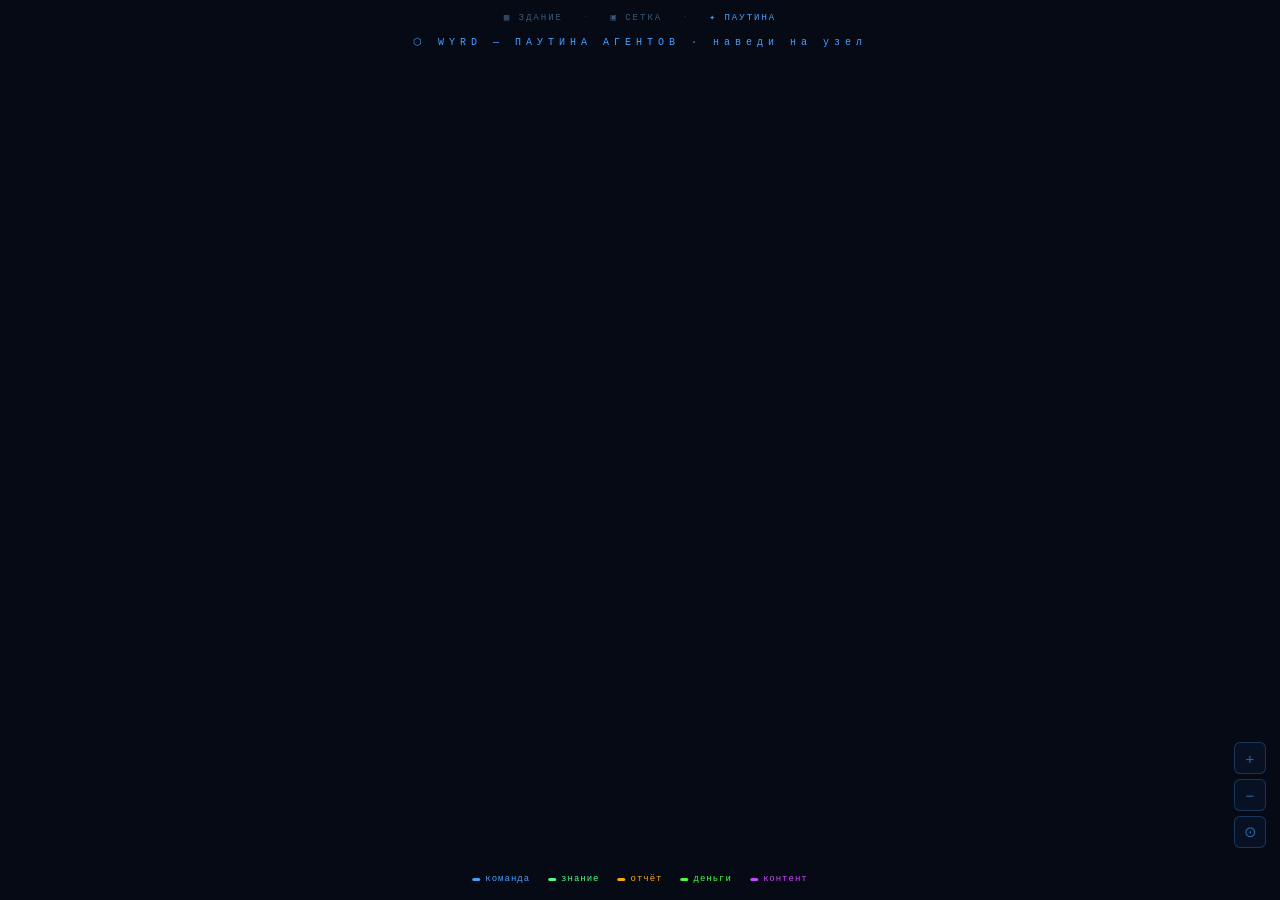
<file: app/static/world/WYRD_AGENTS.html>
<!DOCTYPE html>
<html lang="ru">
<head>
<meta charset="UTF-8">
<meta name="viewport" content="width=device-width, initial-scale=1.0">
<title>WYRD — Паутина агентов</title>
<style>
  * { margin: 0; padding: 0; box-sizing: border-box; }
  body { background: #060a14; overflow: hidden; font-family: 'Courier New', monospace; touch-action:none; }
  #zoom-btns{position:fixed;right:14px;bottom:52px;display:flex;flex-direction:column;gap:5px;z-index:30}
  .zbtn{background:rgba(10,20,40,.75);border:1px solid #4a9eff44;color:#4a9eff99;font-size:15px;width:32px;height:32px;border-radius:6px;cursor:pointer;display:flex;align-items:center;justify-content:center;backdrop-filter:blur(6px);transition:all .15s}
  .zbtn:hover,.zbtn:active{border-color:#4a9eff;color:#4a9eff}
  #graph { display: block; }
  .node-emoji { font-size: 15px; text-anchor: middle; dominant-baseline: central; pointer-events: none; }
  .node-name  { font-size: 8px; text-anchor: middle; letter-spacing: 1px; pointer-events: none; fill: inherit; }
  .link { fill: none; stroke-width: 1; }
  #title { position: fixed; top: 14px; left: 50%; transform: translateX(-50%);
    color: #4a9eff; font-size: 10px; letter-spacing: 5px; pointer-events: none; }
  #legend { position: fixed; bottom: 16px; left: 50%; transform: translateX(-50%);
    display: flex; gap: 18px; font-size: 9px; letter-spacing: 1px; }
  .leg { display: flex; align-items: center; gap: 5px; }
  .leg-dot { width: 8px; height: 3px; border-radius: 2px; }
  #tooltip { position: fixed; background: #0d1525ee; border: 1px solid #4a9eff55;
    color: #e0e8ff; font-size: 10px; padding: 7px 12px; border-radius: 3px;
    pointer-events: none; display: none; max-width: 220px; line-height: 1.5; }
</style>
</head>
<body>
<div id="nav" style="position:fixed;top:12px;left:50%;transform:translateX(-50%);display:flex;gap:20px;font-size:9px;letter-spacing:2px;z-index:10;">
  <a href="WYRD_MAP.html" style="color:#3a5a7a;text-decoration:none;">▦ ЗДАНИЕ</a>
  <span style="color:#1a3050">·</span>
  <a href="WYRD_GRID.html" style="color:#3a5a7a;text-decoration:none;">▣ СЕТКА</a>
  <span style="color:#1a3050">·</span>
  <a href="WYRD_AGENTS.html" style="color:#4a9eff;text-decoration:none;">✦ ПАУТИНА</a>
</div>
<div id="title" style="position:fixed;top:36px;left:50%;transform:translateX(-50%);">⬡ WYRD — ПАУТИНА АГЕНТОВ · наведи на узел</div>
<div id="tooltip"></div>
<div id="zoom-btns">
  <button class="zbtn" onclick="zoomBy(1.35)">+</button>
  <button class="zbtn" onclick="zoomBy(0.74)">−</button>
  <button class="zbtn" onclick="zoomReset()">⊙</button>
</div>
<svg id="graph"></svg>
<div id="legend">
  <div class="leg"><div class="leg-dot" style="background:#4a9eff"></div><span style="color:#4a9eff">команда</span></div>
  <div class="leg"><div class="leg-dot" style="background:#4aff88"></div><span style="color:#4aff88">знание</span></div>
  <div class="leg"><div class="leg-dot" style="background:#ffaa00"></div><span style="color:#ffaa00">отчёт</span></div>
  <div class="leg"><div class="leg-dot" style="background:#44ff44"></div><span style="color:#44ff44">деньги</span></div>
  <div class="leg"><div class="leg-dot" style="background:#cc44ff"></div><span style="color:#cc44ff">контент</span></div>
</div>
<script src="https://d3js.org/d3.v7.min.js"></script>
<script src="wyrd_agents.js"></script>
</body>
</html>
</file>
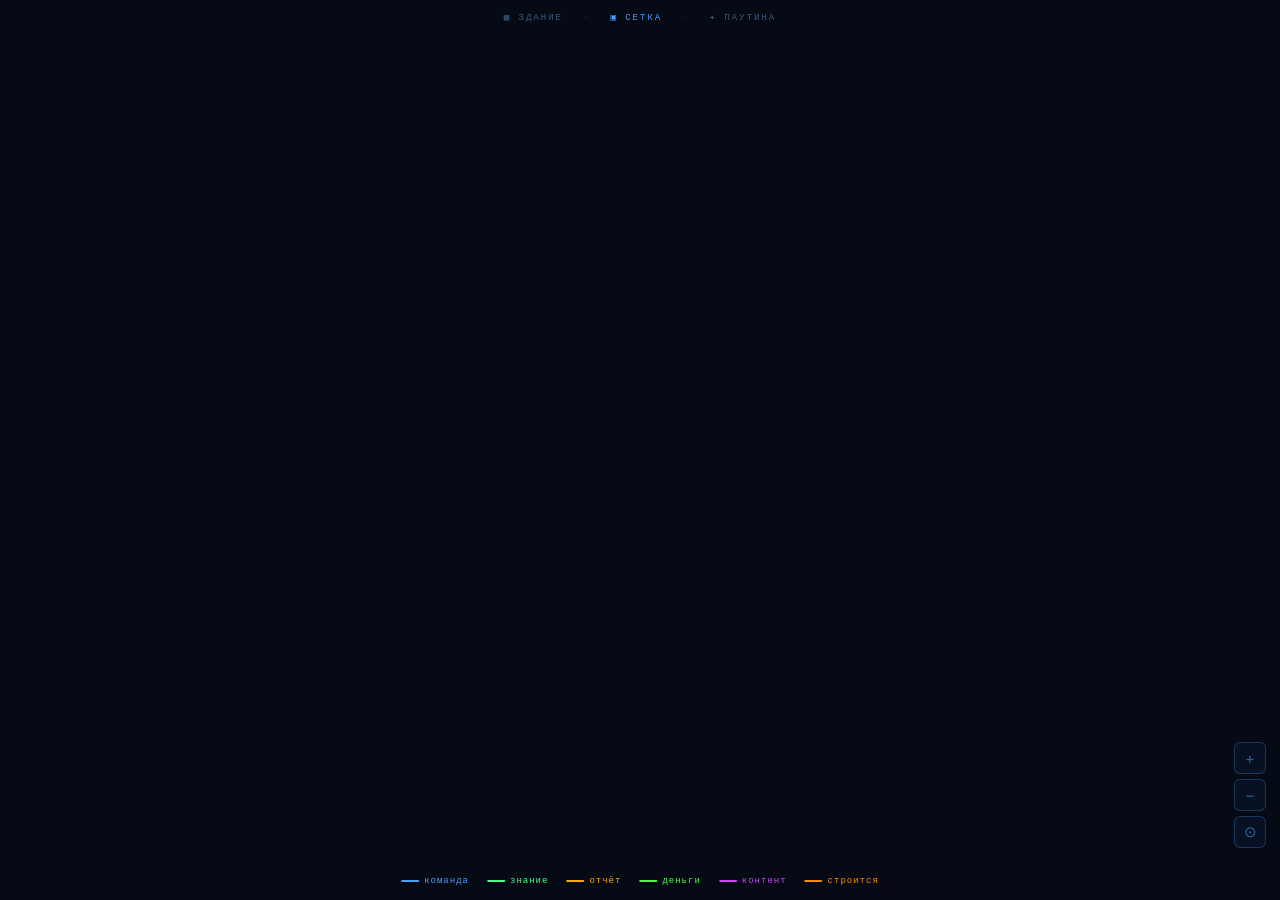
<file: app/static/world/WYRD_GRID.html>
<!DOCTYPE html>
<html lang="ru">
<head>
<meta charset="UTF-8">
<meta name="viewport" content="width=device-width, initial-scale=1.0">
<title>WYRD — Сетка агентов</title>
<style>
  * { margin: 0; padding: 0; box-sizing: border-box; }
  body { background: #060a14; overflow: hidden; font-family: 'Courier New', monospace; touch-action:none; }
  #zoom-btns{position:fixed;right:14px;bottom:52px;display:flex;flex-direction:column;gap:5px;z-index:30}
  .zbtn{background:rgba(10,20,40,.75);border:1px solid #4a9eff44;color:#4a9eff99;font-size:15px;width:32px;height:32px;border-radius:6px;cursor:pointer;display:flex;align-items:center;justify-content:center;backdrop-filter:blur(6px);transition:all .15s}
  .zbtn:hover,.zbtn:active{border-color:#4a9eff;color:#4a9eff}
  #graph { display: block; }
  .node-emoji { font-size: 16px; text-anchor: middle; dominant-baseline: central; pointer-events: none; }
  .node-name  { font-size: 7.5px; text-anchor: middle; letter-spacing: 1px; pointer-events: none; }
  .node-dept  { font-size: 6px; text-anchor: middle; pointer-events: none; opacity: 0.5; }
  .link { fill: none; stroke-width: 1.2; }
  .dept-label { font-size: 7px; letter-spacing: 3px; opacity: 0.22; font-family: 'Courier New'; }
  .dept-row { fill-opacity: 0.025; stroke-opacity: 0.08; }
  #nav { position: fixed; top: 12px; left: 50%; transform: translateX(-50%);
    display: flex; gap: 20px; font-size: 9px; letter-spacing: 2px; }
  .nav-a { color: #3a5a7a; text-decoration: none; cursor: pointer; }
  .nav-a:hover, .nav-a.active { color: #4a9eff; }
  #legend { position: fixed; bottom: 14px; left: 50%; transform: translateX(-50%);
    display: flex; gap: 18px; font-size: 9px; letter-spacing: 1px; }
  .leg { display: flex; align-items: center; gap: 5px; }
  .leg-dot { width: 18px; height: 2px; border-radius: 1px; }
  #tooltip { position: fixed; background: #0d1525ee; border: 1px solid #4a9eff55;
    color: #e0e8ff; font-size: 10px; padding: 7px 12px; border-radius: 3px;
    pointer-events: none; display: none; max-width: 220px; line-height: 1.5; }
  #focus-hint { position: fixed; top: 36px; left: 50%; transform: translateX(-50%);
    color: #ff8800; font-size: 9px; letter-spacing: 2px; opacity: 0;
    transition: opacity .3s; pointer-events: none; }
</style>
</head>
<body>
<div id="nav">
  <a class="nav-a" href="WYRD_MAP.html">▦ ЗДАНИЕ</a>
  <span style="color:#1a3050">·</span>
  <a class="nav-a active" href="WYRD_GRID.html">▣ СЕТКА</a>
  <span style="color:#1a3050">·</span>
  <a class="nav-a" href="WYRD_AGENTS.html">✦ ПАУТИНА</a>
</div>
<div id="tooltip"></div>
<div id="focus-hint"></div>
<div id="zoom-btns">
  <button class="zbtn" onclick="zoomBy(1.35)">+</button>
  <button class="zbtn" onclick="zoomBy(0.74)">−</button>
  <button class="zbtn" onclick="zoomReset()">⊙</button>
</div>
<svg id="graph"></svg>
<div id="legend">
  <div class="leg"><div class="leg-dot" style="background:#4a9eff"></div><span style="color:#4a9eff">команда</span></div>
  <div class="leg"><div class="leg-dot" style="background:#4aff88"></div><span style="color:#4aff88">знание</span></div>
  <div class="leg"><div class="leg-dot" style="background:#ffaa00"></div><span style="color:#ffaa00">отчёт</span></div>
  <div class="leg"><div class="leg-dot" style="background:#44ff44"></div><span style="color:#44ff44">деньги</span></div>
  <div class="leg"><div class="leg-dot" style="background:#cc44ff"></div><span style="color:#cc44ff">контент</span></div>
  <div class="leg"><div class="leg-dot" style="background:#ff8800;animation:blink 1s infinite alternate"></div><span style="color:#ff8800">строится</span></div>
</div>
<style>@keyframes blink{from{opacity:.2}to{opacity:1}}</style>
<script src="https://d3js.org/d3.v7.min.js"></script>
<script src="wyrd_grid.js"></script>
</body>
</html>
</file>
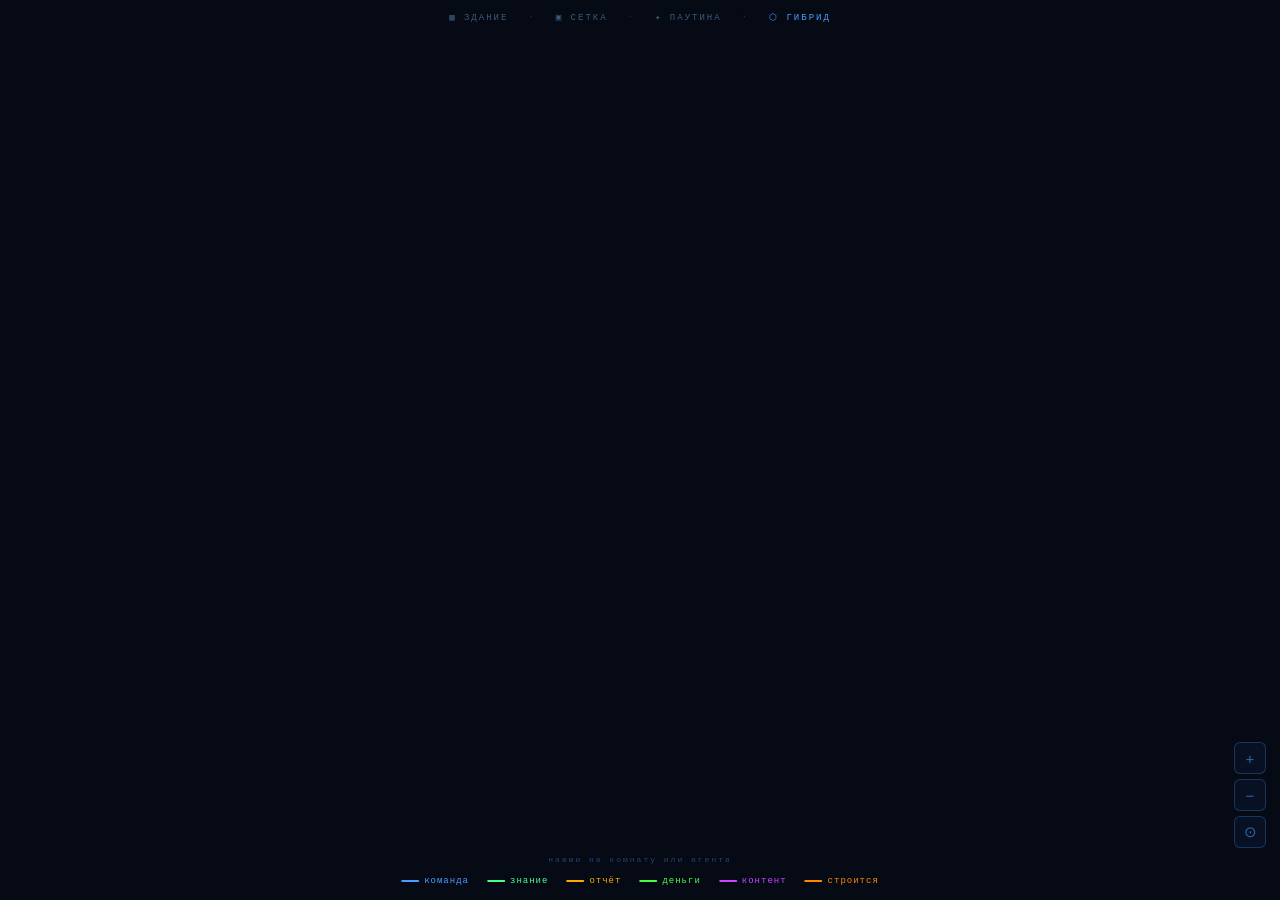
<file: app/static/world/WYRD_HYBRID.html>
<!DOCTYPE html>
<html lang="ru">
<head>
<meta charset="UTF-8">
<meta name="viewport" content="width=device-width, initial-scale=1.0">
<title>WYRD — Гибрид</title>
<style>
  * { margin:0; padding:0; box-sizing:border-box; }
  body { background:#060a14; overflow:hidden; font-family:'Courier New',monospace; touch-action:none; }
  #zoom-btns { position:fixed; right:14px; bottom:52px; display:flex; flex-direction:column; gap:5px; z-index:30; }
  .zbtn { background:rgba(10,20,40,.75); border:1px solid #4a9eff44; color:#4a9eff99; font-size:15px; width:32px; height:32px; border-radius:6px; cursor:pointer; display:flex; align-items:center; justify-content:center; backdrop-filter:blur(6px); transition:all .15s; }
  .zbtn:hover,.zbtn:active { border-color:#4a9eff; color:#4a9eff; }
  #graph { display:block; }
  #nav { position:fixed; top:12px; left:50%; transform:translateX(-50%);
    display:flex; gap:20px; font-size:9px; letter-spacing:2px; z-index:10; }
  .nav-a { color:#3a5a7a; text-decoration:none; cursor:pointer; }
  .nav-a:hover,.nav-a.active { color:#4a9eff; }
  #tooltip { position:fixed; background:#0d1525ee; border:1px solid #4a9eff55;
    color:#e0e8ff; font-size:10px; padding:7px 12px; border-radius:3px;
    pointer-events:none; display:none; max-width:220px; line-height:1.5; z-index:20; }
  #mode-hint { position:fixed; bottom:36px; left:50%; transform:translateX(-50%);
    color:#4a9eff66; font-size:8px; letter-spacing:2px; pointer-events:none; }
  #legend { position:fixed; bottom:14px; left:50%; transform:translateX(-50%);
    display:flex; gap:18px; font-size:9px; letter-spacing:1px; }
  .leg { display:flex; align-items:center; gap:5px; }
  .leg-dot { width:18px; height:2px; border-radius:1px; }
  @keyframes blink{from{opacity:.2}to{opacity:1}}
</style>
</head>
<body>
<div id="nav">
  <a class="nav-a" href="WYRD_MAP.html">▦ ЗДАНИЕ</a>
  <span style="color:#1a3050">·</span>
  <a class="nav-a" href="WYRD_GRID.html">▣ СЕТКА</a>
  <span style="color:#1a3050">·</span>
  <a class="nav-a" href="WYRD_AGENTS.html">✦ ПАУТИНА</a>
  <span style="color:#1a3050">·</span>
  <a class="nav-a active" href="WYRD_HYBRID.html">⬡ ГИБРИД</a>
</div>
<div id="tooltip"></div>
<div id="mode-hint">нажми на комнату или агента</div>
<div id="zoom-btns">
  <button class="zbtn" onclick="zoomBy(1.35)" title="Увеличить">+</button>
  <button class="zbtn" onclick="zoomBy(0.74)" title="Уменьшить">−</button>
  <button class="zbtn" onclick="zoomReset()" title="По центру">⊙</button>
</div>
<svg id="graph"></svg>
<div id="legend">
  <div class="leg"><div class="leg-dot" style="background:#4a9eff"></div><span style="color:#4a9eff">команда</span></div>
  <div class="leg"><div class="leg-dot" style="background:#4aff88"></div><span style="color:#4aff88">знание</span></div>
  <div class="leg"><div class="leg-dot" style="background:#ffaa00"></div><span style="color:#ffaa00">отчёт</span></div>
  <div class="leg"><div class="leg-dot" style="background:#44ff44"></div><span style="color:#44ff44">деньги</span></div>
  <div class="leg"><div class="leg-dot" style="background:#cc44ff"></div><span style="color:#cc44ff">контент</span></div>
  <div class="leg"><div class="leg-dot" style="background:#ff8800;animation:blink 1s infinite alternate"></div><span style="color:#ff8800">строится</span></div>
</div>
<script src="https://d3js.org/d3.v7.min.js"></script>
<script src="wyrd_hybrid.js"></script>
</body>
</html>
</file>
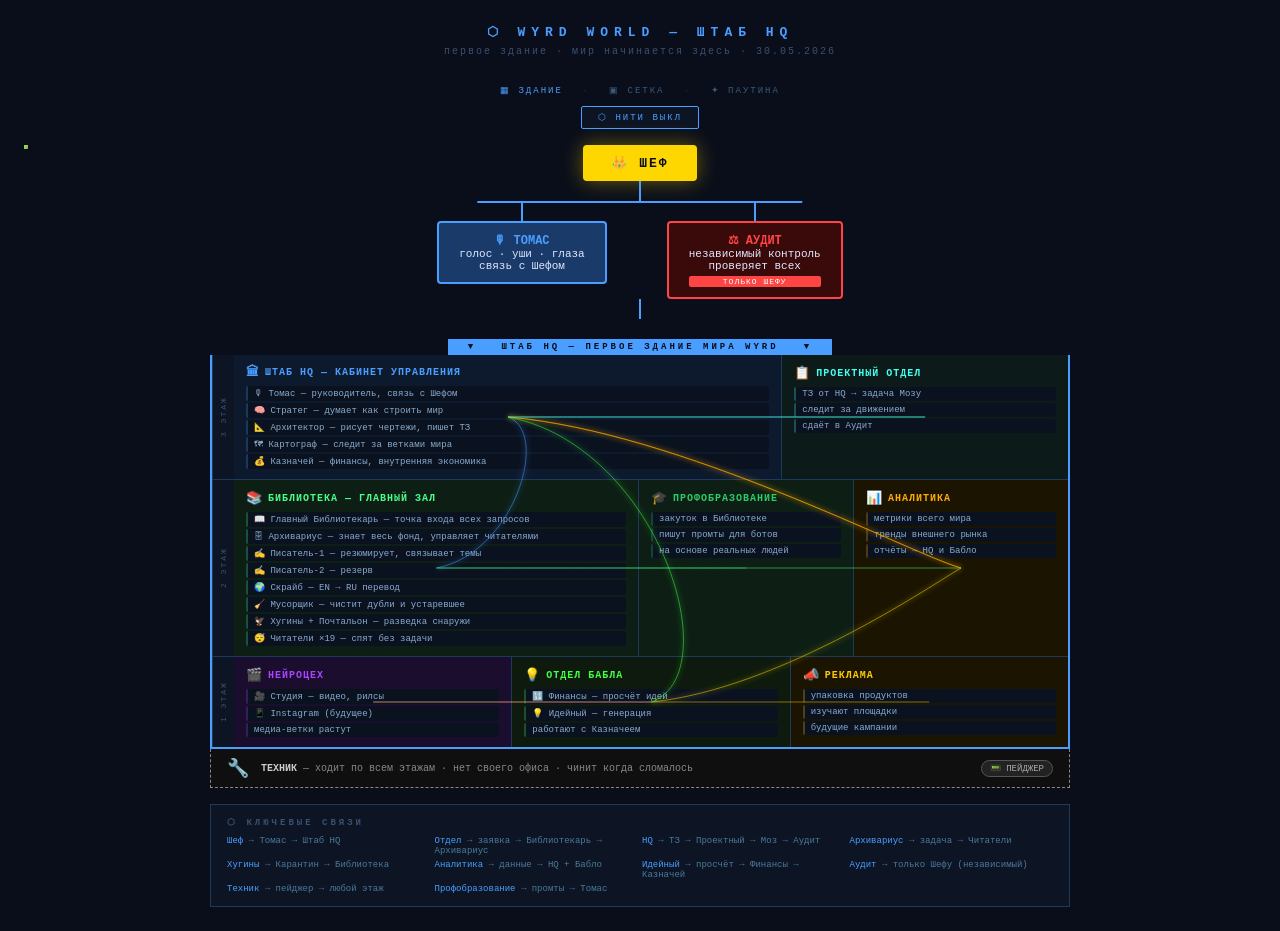
<file: app/static/world/WYRD_MAP.html>
<!DOCTYPE html>
<html lang="ru">
<head>
<meta charset="UTF-8">
<meta name="viewport" content="width=device-width, initial-scale=1.0">
<title>WYRD — Карта мира</title>
<style>
  * { box-sizing: border-box; margin: 0; padding: 0; }
  body { background: #0a0e1a; color: #e0e8ff; font-family: 'Courier New', monospace; padding: 24px; min-height: 100vh; }
  h1 { text-align: center; font-size: 13px; letter-spacing: 6px; color: #4a9eff; margin-bottom: 6px; text-transform: uppercase; }
  .subtitle { text-align: center; font-size: 10px; color: #3a5070; margin-bottom: 28px; letter-spacing: 2px; }

  #map-container { position: relative; }
  #links-svg { position: absolute; top: 0; left: 0; width: 100%; height: 100%; pointer-events: none; z-index: 10; }

  .toggle-btn { display: block; margin: 0 auto 16px; background: #0d1525; border: 1px solid #4a9eff; color: #4a9eff; font-family: 'Courier New', monospace; font-size: 9px; letter-spacing: 2px; padding: 5px 16px; cursor: pointer; border-radius: 2px; }
  .toggle-btn:hover { background: #1a3a6a; }

  .hierarchy { display: flex; flex-direction: column; align-items: center; margin-bottom: 20px; }
  .shef { background: #ffd700; color: #0a0e1a; padding: 10px 28px; border-radius: 4px; font-weight: bold; font-size: 13px; letter-spacing: 2px; box-shadow: 0 0 20px #ffd70066; }
  .h-line-down { width: 2px; height: 20px; background: #4a9eff; }
  .h-row { display: flex; align-items: flex-start; gap: 60px; position: relative; }
  .h-row::before { content: ''; position: absolute; top: 0; left: 50%; transform: translateX(-50%); width: calc(100% - 80px); height: 2px; background: #4a9eff; }
  .h-branch { display: flex; flex-direction: column; align-items: center; }
  .h-branch-line { width: 2px; height: 20px; background: #4a9eff; }
  .tomas-box { background: #1a3a6a; border: 2px solid #4a9eff; padding: 10px 20px; border-radius: 4px; font-size: 11px; text-align: center; }
  .tomas-box strong { color: #4a9eff; display: block; font-size: 12px; }
  .audit-box { background: #3a0a0a; border: 2px solid #ff4444; padding: 10px 20px; border-radius: 4px; font-size: 11px; text-align: center; }
  .audit-box strong { color: #ff4444; display: block; font-size: 12px; }
  .audit-tag { background: #ff4444; color: white; font-size: 8px; padding: 1px 6px; border-radius: 2px; margin-top: 4px; letter-spacing: 1px; }

  .building-wrap { display: flex; flex-direction: column; align-items: center; }
  .building-label { background: #4a9eff; color: #0a0e1a; font-size: 9px; letter-spacing: 3px; padding: 3px 20px; font-weight: bold; }
  .building { border: 2px solid #4a9eff; border-top: none; width: 100%; max-width: 860px; background: #0d1525; }
  .floor { display: flex; border-bottom: 1px solid #1e3a5a; min-height: 90px; }
  .floor:last-child { border-bottom: none; }
  .floor-label { writing-mode: vertical-rl; text-orientation: mixed; transform: rotate(180deg); font-size: 8px; color: #3a5070; padding: 8px 4px; border-right: 1px solid #1e3a5a; min-width: 22px; letter-spacing: 2px; display: flex; align-items: center; justify-content: center; }
  .floor-rooms { display: flex; flex: 1; flex-wrap: wrap; }

  .room { border-right: 1px solid #1e3a5a; padding: 10px 12px; flex: 1; min-width: 140px; }
  .room:last-child { border-right: none; }
  .room-title { font-size: 10px; font-weight: bold; letter-spacing: 1px; margin-bottom: 6px; display: flex; align-items: center; gap: 5px; }
  .room-title .icon { font-size: 13px; }
  .people { display: flex; flex-direction: column; gap: 2px; }
  .person { font-size: 9px; color: #8aabcc; padding: 2px 6px; border-radius: 2px; background: #0a1220; border-left: 2px solid; }

  .hq { background: #0d1a2e; } .hq .room-title { color: #4a9eff; } .hq .person { border-color: #4a9eff44; }
  .lib { background: #0d1e15; } .lib .room-title { color: #4aff88; } .lib .person { border-color: #4aff8844; }
  .lib2 { background: #0d1e15; } .lib2 .room-title { color: #2acc66; } .lib2 .person { border-color: #2acc6644; }
  .analytics { background: #1a1400; } .analytics .room-title { color: #ffaa00; } .analytics .person { border-color: #ffaa0044; }
  .media { background: #1a0d2e; } .media .room-title { color: #aa44ff; } .media .person { border-color: #aa44ff44; }
  .money { background: #0d1a0d; } .money .room-title { color: #44ff44; } .money .person { border-color: #44ff4444; }
  .promo { background: #1a1400; } .promo .room-title { color: #ffcc00; } .promo .person { border-color: #ffcc0044; }
  .projects { background: #0d1a1a; } .projects .room-title { color: #44ffee; } .projects .person { border-color: #44ffee44; }

  .technik-bar { max-width: 860px; width: 100%; border: 1px dashed #888; border-top: none; padding: 8px 16px; background: #0f0f0f; display: flex; align-items: center; gap: 12px; }
  .technik-bar .t-icon { font-size: 18px; }
  .technik-info { font-size: 10px; color: #888; }
  .technik-info strong { color: #ccc; }
  .pager { background: #222; border: 1px solid #555; padding: 2px 8px; border-radius: 10px; font-size: 9px; color: #aaa; margin-left: auto; }

  .connections { max-width: 860px; width: 100%; margin-top: 16px; background: #0d1525; border: 1px solid #1e3a5a; padding: 12px 16px; }
  .connections h3 { font-size: 9px; letter-spacing: 3px; color: #3a5070; margin-bottom: 8px; }
  .conn-grid { display: grid; grid-template-columns: repeat(auto-fill, minmax(200px, 1fr)); gap: 4px; }
  .conn { font-size: 9px; color: #4a7a9a; }
  .conn span { color: #4a9eff; }
</style>
</head>
<body>

<h1>⬡ WYRD WORLD — ШТАБ HQ</h1>
<p class="subtitle">первое здание · мир начинается здесь · 30.05.2026</p>

<div style="text-align:center;margin-bottom:10px;font-size:9px;letter-spacing:2px;font-family:'Courier New',monospace;">
  <a href="WYRD_MAP.html" style="color:#4a9eff;text-decoration:none;">▦ ЗДАНИЕ</a>
  <span style="color:#1a3050;margin:0 12px">·</span>
  <a href="WYRD_GRID.html" style="color:#3a5a7a;text-decoration:none;">▣ СЕТКА</a>
  <span style="color:#1a3050;margin:0 12px">·</span>
  <a href="WYRD_AGENTS.html" style="color:#3a5a7a;text-decoration:none;">✦ ПАУТИНА</a>
</div>
<button class="toggle-btn" id="toggle-btn" onclick="toggleLinks()">⬡ НИТИ ВЫКЛ</button>

<div id="map-container">
<svg id="links-svg"></svg>

<div class="hierarchy">
  <div class="shef">👑 ШЕФ</div>
  <div class="h-line-down"></div>
  <div class="h-row">
    <div class="h-branch">
      <div class="h-branch-line"></div>
      <div class="tomas-box">
        <strong>🎙 ТОМАС</strong>
        голос · уши · глаза<br>связь с Шефом
      </div>
    </div>
    <div class="h-branch">
      <div class="h-branch-line"></div>
      <div class="audit-box">
        <strong>⚖ АУДИТ</strong>
        независимый контроль<br>проверяет всех
        <div class="audit-tag">ТОЛЬКО ШЕФУ</div>
      </div>
    </div>
  </div>
  <div class="h-line-down"></div>
</div>

<div class="building-wrap">
  <div class="building-label">▼ &nbsp; ШТАБ HQ — ПЕРВОЕ ЗДАНИЕ МИРА WYRD &nbsp; ▼</div>
  <div class="building">

    <div class="floor">
      <div class="floor-label">3 ЭТАЖ</div>
      <div class="floor-rooms">
        <div class="room hq" id="room-hq" style="flex:2">
          <div class="room-title"><span class="icon">🏛</span> ШТАБ HQ — КАБИНЕТ УПРАВЛЕНИЯ</div>
          <div class="people">
            <div class="person">🎙 Томас — руководитель, связь с Шефом</div>
            <div class="person">🧠 Стратег — думает как строить мир</div>
            <div class="person">📐 Архитектор — рисует чертежи, пишет ТЗ</div>
            <div class="person">🗺 Картограф — следит за ветками мира</div>
            <div class="person">💰 Казначей — финансы, внутренняя экономика</div>
          </div>
        </div>
        <div class="room projects" id="room-projects">
          <div class="room-title"><span class="icon">📋</span> ПРОЕКТНЫЙ ОТДЕЛ</div>
          <div class="people">
            <div class="person">ТЗ от HQ → задача Мозу</div>
            <div class="person">следит за движением</div>
            <div class="person">сдаёт в Аудит</div>
          </div>
        </div>
      </div>
    </div>

    <div class="floor">
      <div class="floor-label">2 ЭТАЖ</div>
      <div class="floor-rooms">
        <div class="room lib" id="room-library" style="flex:2">
          <div class="room-title"><span class="icon">📚</span> БИБЛИОТЕКА — ГЛАВНЫЙ ЗАЛ</div>
          <div class="people">
            <div class="person">📖 Главный Библиотекарь — точка входа всех запросов</div>
            <div class="person">🗄 Архивариус — знает весь фонд, управляет читателями</div>
            <div class="person">✍ Писатель-1 — резюмирует, связывает темы</div>
            <div class="person">✍ Писатель-2 — резерв</div>
            <div class="person">🌍 Скрайб — EN → RU перевод</div>
            <div class="person">🧹 Мусорщик — чистит дубли и устаревшее</div>
            <div class="person">🦅 Хугины + Почтальон — разведка снаружи</div>
            <div class="person">😴 Читатели ×19 — спят без задачи</div>
          </div>
        </div>
        <div class="room lib2" id="room-edu">
          <div class="room-title"><span class="icon">🎓</span> ПРОФОБРАЗОВАНИЕ</div>
          <div class="people">
            <div class="person">закуток в Библиотеке</div>
            <div class="person">пишут промты для ботов</div>
            <div class="person">на основе реальных людей</div>
          </div>
        </div>
        <div class="room analytics" id="room-analytics">
          <div class="room-title"><span class="icon">📊</span> АНАЛИТИКА</div>
          <div class="people">
            <div class="person">метрики всего мира</div>
            <div class="person">тренды внешнего рынка</div>
            <div class="person">отчёты → HQ и Бабло</div>
          </div>
        </div>
      </div>
    </div>

    <div class="floor">
      <div class="floor-label">1 ЭТАЖ</div>
      <div class="floor-rooms">
        <div class="room media" id="room-media">
          <div class="room-title"><span class="icon">🎬</span> НЕЙРОЦЕХ</div>
          <div class="people">
            <div class="person">🎥 Студия — видео, рилсы</div>
            <div class="person">📱 Instagram (будущее)</div>
            <div class="person">медиа-ветки растут</div>
          </div>
        </div>
        <div class="room money" id="room-money">
          <div class="room-title"><span class="icon">💡</span> ОТДЕЛ БАБЛА</div>
          <div class="people">
            <div class="person">🔢 Финансы — просчёт идей</div>
            <div class="person">💡 Идейный — генерация</div>
            <div class="person">работают с Казначеем</div>
          </div>
        </div>
        <div class="room promo" id="room-promo">
          <div class="room-title"><span class="icon">📣</span> РЕКЛАМА</div>
          <div class="people">
            <div class="person">упаковка продуктов</div>
            <div class="person">изучают площадки</div>
            <div class="person">будущие кампании</div>
          </div>
        </div>
      </div>
    </div>

  </div>

  <div class="technik-bar">
    <div class="t-icon">🔧</div>
    <div class="technik-info"><strong>ТЕХНИК</strong> — ходит по всем этажам · нет своего офиса · чинит когда сломалось</div>
    <div class="pager">📟 ПЕЙДЖЕР</div>
  </div>
</div>

<div style="max-width:860px; margin: 16px auto 0;">
<div class="connections">
  <h3>⬡ КЛЮЧЕВЫЕ СВЯЗИ</h3>
  <div class="conn-grid">
    <div class="conn"><span>Шеф</span> → Томас → Штаб HQ</div>
    <div class="conn"><span>Отдел</span> → заявка → Библиотекарь → Архивариус</div>
    <div class="conn"><span>HQ</span> → ТЗ → Проектный → Моз → Аудит</div>
    <div class="conn"><span>Архивариус</span> → задача → Читатели</div>
    <div class="conn"><span>Хугины</span> → Карантин → Библиотека</div>
    <div class="conn"><span>Аналитика</span> → данные → HQ + Бабло</div>
    <div class="conn"><span>Идейный</span> → просчёт → Финансы → Казначей</div>
    <div class="conn"><span>Аудит</span> → только Шефу (независимый)</div>
    <div class="conn"><span>Техник</span> → пейджер → любой этаж</div>
    <div class="conn"><span>Профобразование</span> → промты → Томас</div>
  </div>
</div>
</div>

</div><!-- /map-container -->

<script src="wyrd_connections.js"></script>
</body>
</html>
</file>
